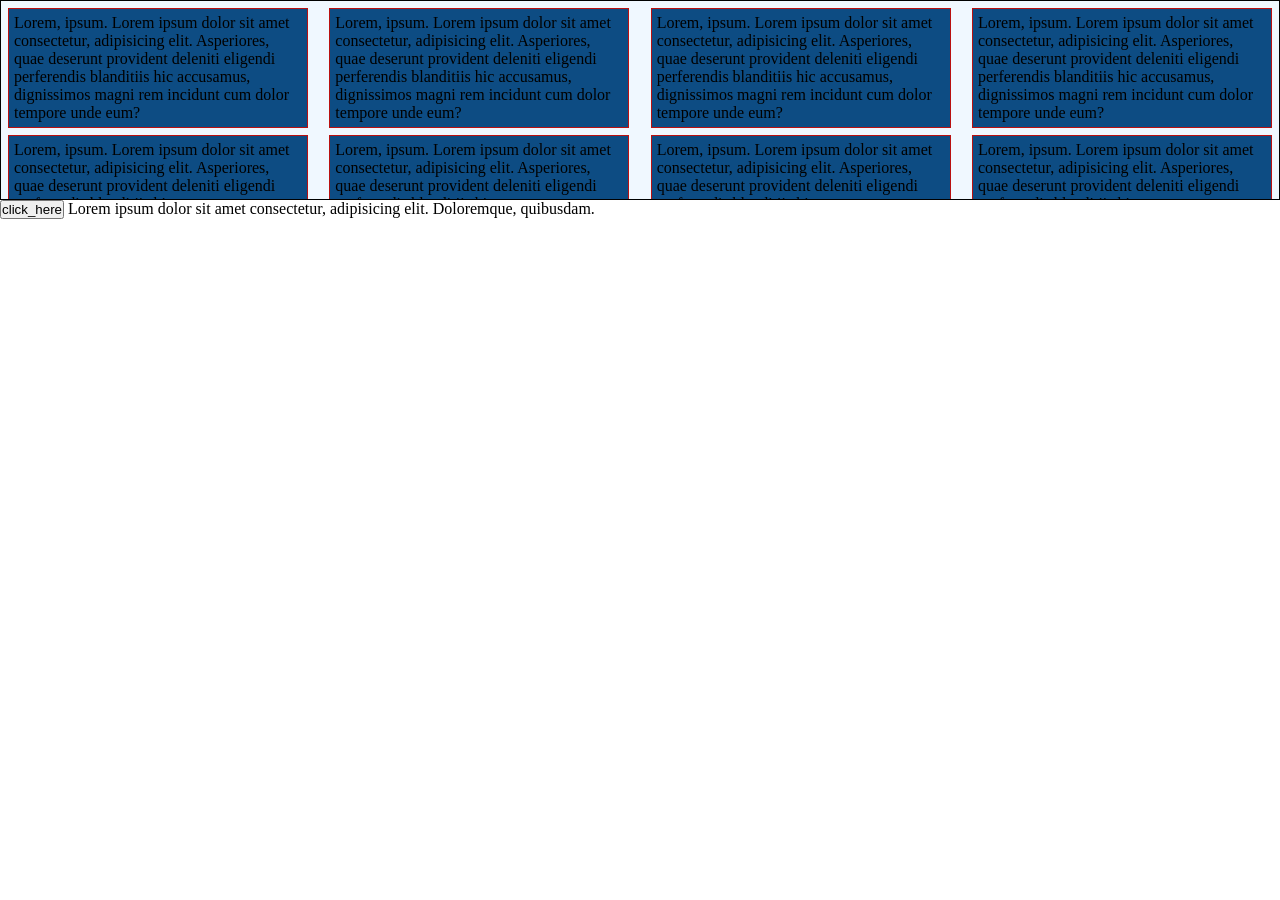
<file: css/index.html>
<!doctype html>
<html lang="en">
  <head>
    <meta charset="UTF-8" />
    <meta name="viewport" content="width=device-width, initial-scale=1.0" />
    <title>Css</title>

    <style>
      @import url("https://fonts.googleapis.com/css2?family=Bitcount+Prop+Single:wght@100..900&display=swap");
    </style>
    <!-- <link rel="preconnect" href="https://fonts.googleapis.com">
<link rel="preconnect" href="https://fonts.gstatic.com" crossorigin>
<link href="https://fonts.googleapis.com/css2?family=Bitcount+Prop+Single:wght@100..900&display=swap" rel="stylesheet"> -->

    <link rel="stylesheet" href="style.css" />
    <!-- <style>
         h1{
            color: blue;    
         }
    </style> -->
  </head>
  <body>
    <!-- <h1 style="color:red" id="header" class="text"> Hello</h1> -->
    <!-- <h1 id="header" class="text">Hello</h1>

    <nav class="navbar">
      <ul class="navbar-pages">
        <li class="navbar-pages-item">Home</li>
        <li class="navbar-pages-item">about</li>
        <li class="navbar-pages-item contact">contact-us</li>
      </ul>
    </nav>
    <a href="google.com" class="link">google</a> -->

    <!-- <p class="text">Lorem, ipsum dolor sit amet consectetur adipisicing elit. Nobis voluptate nesciunt ad laudantium beatae quidem, iure reiciendis perferendis ipsa saepe vel a consequuntur eius earum dolores debitis aspernatur voluptatibus quos.</p>
     <p class="text">Lorem, ipsum dolor sit amet consectetur adipisicing elit. Nobis voluptate nesciunt ad laudantium beatae quidem, iure reiciendis perferendis ipsa saepe vel a consequuntur eius earum dolores debitis aspernatur voluptatibus quos.</p> 

    <span>hello</span> -->
    <!-- <span>hello</span> -->

    <!-- <p class="test">Lorem, ipsum dolor sit amet consectetur adipisicing elit. Nobis voluptate nesciunt ad laudantium beatae quidem, iure reiciendis perferendis ipsa saepe vel a consequuntur eius earum dolores debitis aspernatur voluptatibus quos
      Lorem, ipsum dolor sit amet consectetur adipisicing elit. Nobis voluptate nesciunt ad laudantium beatae quidem, iure reiciendis perferendis ipsa saepe vel a consequuntur eius earum dolores debitis aspernatur voluptatibus quos.</p> 
       <p class="test">Lorem, ipsum dolor sit amet consectetur adipisicing elit. Nobis voluptate nesciunt ad laudantium beatae quidem, iure reiciendis perferendis ipsa saepe vel a consequuntur eius earum dolores debitis aspernatur voluptatibus quos
      Lorem, ipsum dolor sit amet consectetur adipisicing elit. Nobis voluptate nesciunt ad laudantium beatae quidem, iure reiciendis perferendis ipsa saepe vel a consequuntur eius earum dolores debitis aspernatur voluptatibus quos.</p>  -->

    <!-- <nav class="navbar">
       <ul class="navbar-pages">
        <li class="navbar-pages-item">Home</li>
        <li class="navbar-pages-item">about</li>
        <li class="navbar-pages-item contact">contact-us</li>
      </ul>
    </nav> -->

    <!-- <div class="parent">
    
     <div class="B">two</div> 
      <div class="A">one</div>
  </div> -->
    <!-- <div class="C">three</div>
    <div class="D"> four</div>  -->

    <!-- <nav class="nav">
       <ul class="nav-pages">
        <li class="nav-pages-item">Home</li>
        <li class="nav-pages-item">about</li>
        <li class="nav-pages-item contact">contact-us</li>
      </ul>
    </nav>  -->
    <!-- <p>Lorem ipsum dolor sit, amet consectetur adipisicing elit. Et nobis aperiam reprehenderit blanditiis officiis ad commodi, delectus voluptatibus neque optio, voluptas harum dolorum aliquam? Error cumque debitis inventore ipsam praesentium!</p> -->

    <div class="parent">
      <div class="child">
        Lorem, ipsum. Lorem ipsum dolor sit amet consectetur, adipisicing elit.
        Asperiores, quae deserunt provident deleniti eligendi perferendis
        blanditiis hic accusamus, dignissimos magni rem incidunt cum dolor
        tempore unde eum? 
      </div>
      <div class="child">
        Lorem, ipsum. Lorem ipsum dolor sit amet consectetur, adipisicing elit.
        Asperiores, quae deserunt provident deleniti eligendi perferendis
        blanditiis hic accusamus, dignissimos magni rem incidunt cum dolor
        tempore unde eum? 
      </div>
      <div class="child">
        Lorem, ipsum. Lorem ipsum dolor sit amet consectetur, adipisicing elit.
        Asperiores, quae deserunt provident deleniti eligendi perferendis
        blanditiis hic accusamus, dignissimos magni rem incidunt cum dolor
        tempore unde eum? 
      </div>
      <div class="child">
        Lorem, ipsum. Lorem ipsum dolor sit amet consectetur, adipisicing elit.
        Asperiores, quae deserunt provident deleniti eligendi perferendis
        blanditiis hic accusamus, dignissimos magni rem incidunt cum dolor
        tempore unde eum? 
      </div>
      <div class="child">
        Lorem, ipsum. Lorem ipsum dolor sit amet consectetur, adipisicing elit.
        Asperiores, quae deserunt provident deleniti eligendi perferendis
        blanditiis hic accusamus, dignissimos magni rem incidunt cum dolor
        tempore unde eum? 
      </div>
      <div class="child">
        Lorem, ipsum. Lorem ipsum dolor sit amet consectetur, adipisicing elit.
        Asperiores, quae deserunt provident deleniti eligendi perferendis
        blanditiis hic accusamus, dignissimos magni rem incidunt cum dolor
        tempore unde eum? 
      </div>
      <div class="child">
        Lorem, ipsum. Lorem ipsum dolor sit amet consectetur, adipisicing elit.
        Asperiores, quae deserunt provident deleniti eligendi perferendis
        blanditiis hic accusamus, dignissimos magni rem incidunt cum dolor
        tempore unde eum? 
      </div>
      <div class="child">
        Lorem, ipsum. Lorem ipsum dolor sit amet consectetur, adipisicing elit.
        Asperiores, quae deserunt provident deleniti eligendi perferendis
        blanditiis hic accusamus, dignissimos magni rem incidunt cum dolor
        tempore unde eum? 
      </div>
      <div class="child">
        Lorem, ipsum. Lorem ipsum dolor sit amet consectetur, adipisicing elit.
        Asperiores, quae deserunt provident deleniti eligendi perferendis
        blanditiis hic accusamus, dignissimos magni rem incidunt cum dolor
        tempore unde eum? 
      </div>
      <div class="child">
        Lorem, ipsum. Lorem ipsum dolor sit amet consectetur, adipisicing elit.
        Asperiores, quae deserunt provident deleniti eligendi perferendis
        blanditiis hic accusamus, dignissimos magni rem incidunt cum dolor
        tempore unde eum? 
      </div>
      <div class="child">
        Lorem, ipsum. Lorem ipsum dolor sit amet consectetur, adipisicing elit.
        Asperiores, quae deserunt provident deleniti eligendi perferendis
        blanditiis hic accusamus, dignissimos magni rem incidunt cum dolor
        tempore unde eum? 
      </div>
      <div class="child">
        Lorem, ipsum. Lorem ipsum dolor sit amet consectetur, adipisicing elit.
        Asperiores, quae deserunt provident deleniti eligendi perferendis
        blanditiis hic accusamus, dignissimos magni rem incidunt cum dolor
        tempore unde eum? 
      </div>
      <div class="child">
        Lorem, ipsum. Lorem ipsum dolor sit amet consectetur, adipisicing elit.
        Asperiores, quae deserunt provident deleniti eligendi perferendis
        blanditiis hic accusamus, dignissimos magni rem incidunt cum dolor
        tempore unde eum? 
      </div>
      <div class="child">
        Lorem, ipsum. Lorem ipsum dolor sit amet consectetur, adipisicing elit.
        Asperiores, quae deserunt provident deleniti eligendi perferendis
        blanditiis hic accusamus, dignissimos magni rem incidunt cum dolor
        tempore unde eum? 
      </div>
      <div class="child">
        Lorem, ipsum. Lorem ipsum dolor sit amet consectetur, adipisicing elit.
        Asperiores, quae deserunt provident deleniti eligendi perferendis
        blanditiis hic accusamus, dignissimos magni rem incidunt cum dolor
        tempore unde eum? 
      </div>
      <div class="child">
        Lorem, ipsum. Lorem ipsum dolor sit amet consectetur, adipisicing elit.
        Asperiores, quae deserunt provident deleniti eligendi perferendis
        blanditiis hic accusamus, dignissimos magni rem incidunt cum dolor
        tempore unde eum? 
      </div>
      <div class="child">
        Lorem, ipsum. Lorem ipsum dolor sit amet consectetur, adipisicing elit.
        Asperiores, quae deserunt provident deleniti eligendi perferendis
        blanditiis hic accusamus, dignissimos magni rem incidunt cum dolor
        tempore unde eum? 
      </div>
      <div class="child">
        Lorem, ipsum. Lorem ipsum dolor sit amet consectetur, adipisicing elit.
        Asperiores, quae deserunt provident deleniti eligendi perferendis
        blanditiis hic accusamus, dignissimos magni rem incidunt cum dolor
        tempore unde eum? 
      </div>
    </div>
    <div>
      <button>click_here</button>
      Lorem ipsum dolor sit amet consectetur, adipisicing elit. Doloremque,
      quibusdam.
    </div>
  </body>
</html>
</file>
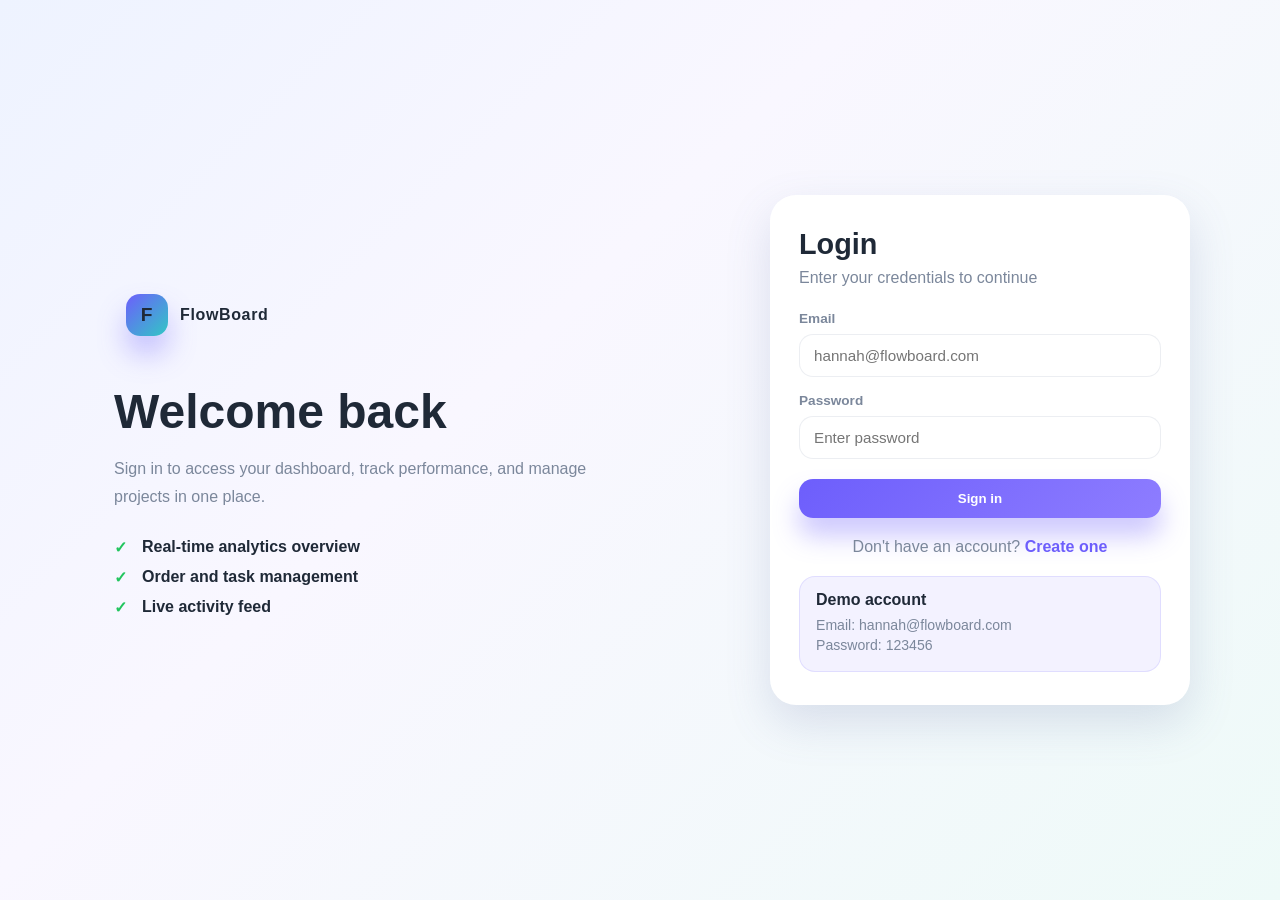
<file: gen_ai/Day2/index.html>
<!doctype html>
<html lang="en">
  <head>
    <meta charset="UTF-8" />
    <meta name="viewport" content="width=device-width, initial-scale=1.0" />
    <title>Modern Dashboard</title>
    <link rel="stylesheet" href="style.css" />
  </head>
  <body>
    <div class="dashboard">
      <aside class="sidebar">
        <div class="brand">
          <div class="brand-mark">F</div>
          <span>FlowBoard</span>
        </div>

        <nav class="nav">
          <a class="nav-item active" href="#">
            <span class="nav-icon">⌂</span>
            Overview
          </a>
          <a class="nav-item" href="#">
            <span class="nav-icon">◫</span>
            Analytics
          </a>
          <a class="nav-item" href="#">
            <span class="nav-icon">◌</span>
            Wallets
          </a>
          <a class="nav-item" href="#">
            <span class="nav-icon">✓</span>
            Projects
          </a>
          <a class="nav-item" href="#">
            <span class="nav-icon">☰</span>
            Reports
          </a>
          <a class="nav-item" href="#">
            <span class="nav-icon">⚙</span>
            Settings
          </a>
        </nav>

        <div class="profile-card">
          <div class="mini-avatar">HS</div>
          <h4>Hannah Stone</h4>
          <p>Product designer</p>
        </div>
      </aside>

      <main class="main">
        <header class="topbar">
          <div class="title">
            <h1>Dashboard</h1>
            <p>Welcome back, Hannah</p>
          </div>

          <div class="toolbar">
            <div class="search">
              <span>⌕</span>
              <input id="search-input" type="text" placeholder="Search anything" />
            </div>
            <button id="add-report-btn" class="action-btn" type="button">+ Add Report</button>
            <button id="logout-btn" class="logout-btn" type="button">Logout</button>
            <div class="user-pill">
              <div class="avatar">H</div>
              <div>
                <strong>Hannah</strong>
              </div>
            </div>
          </div>
        </header>

        <section id="stats-container" class="stats"></section>

        <section class="grid">
          <div class="left-stack">
            <article class="card chart-panel">
              <div class="panel-header">
                <h2>Sales Overview</h2>
                <span id="chart-period" class="chip">This year</span>
              </div>

              <div class="chart-wrap">
                <div class="chart-grid">
                  <svg
                    id="sales-chart"
                    class="chart-svg"
                    viewBox="0 0 700 220"
                    preserveAspectRatio="none"
                    aria-label="sales chart"
                  ></svg>
                </div>
              </div>
            </article>

            <article class="card table-card">
              <div class="panel-header">
                <h2>Recent Orders</h2>
                <span class="chip">Updated</span>
              </div>

              <table>
                <thead>
                  <tr>
                    <th>Customer</th>
                    <th>Project</th>
                    <th>Date</th>
                    <th>Status</th>
                    <th>Total</th>
                  </tr>
                </thead>
                <tbody id="orders-body"></tbody>
              </table>
            </article>
          </div>

          <div class="side-stack">
            <article class="card performance-card">
              <div class="panel-header">
                <h2>Performance</h2>
                <span id="performance-chip" class="chip">62%</span>
              </div>

              <div class="ring-wrap">
                <div id="performance-ring" class="ring"><span>62%</span></div>
              </div>

              <div class="legend">
                <div class="legend-item">
                  <span class="dot primary"></span> Achieved
                </div>
                <div class="legend-item">
                  <span class="dot secondary"></span> Target
                </div>
              </div>
            </article>

            <article class="card task-card">
              <div class="panel-header">
                <h2>To do</h2>
                <span id="task-count" class="chip">3 tasks</span>
              </div>

              <ul id="task-list" class="task-list"></ul>
            </article>

            <article class="card activities-card">
              <div class="panel-header">
                <h2>Activities</h2>
                <span class="chip">Live</span>
              </div>

              <ul id="activity-list" class="activity-list"></ul>
            </article>
          </div>
        </section>

        <article class="card bars-panel">
          <div class="panel-header">
            <h2>Monthly Growth</h2>
            <span id="growth-chip" class="chip">+18.5%</span>
          </div>

          <div id="bars-container" class="bars"></div>
        </article>
      </main>
    </div>

    <script src="auth.js"></script>
    <script src="dashboard.js"></script>
  </body>
</html>
</file>
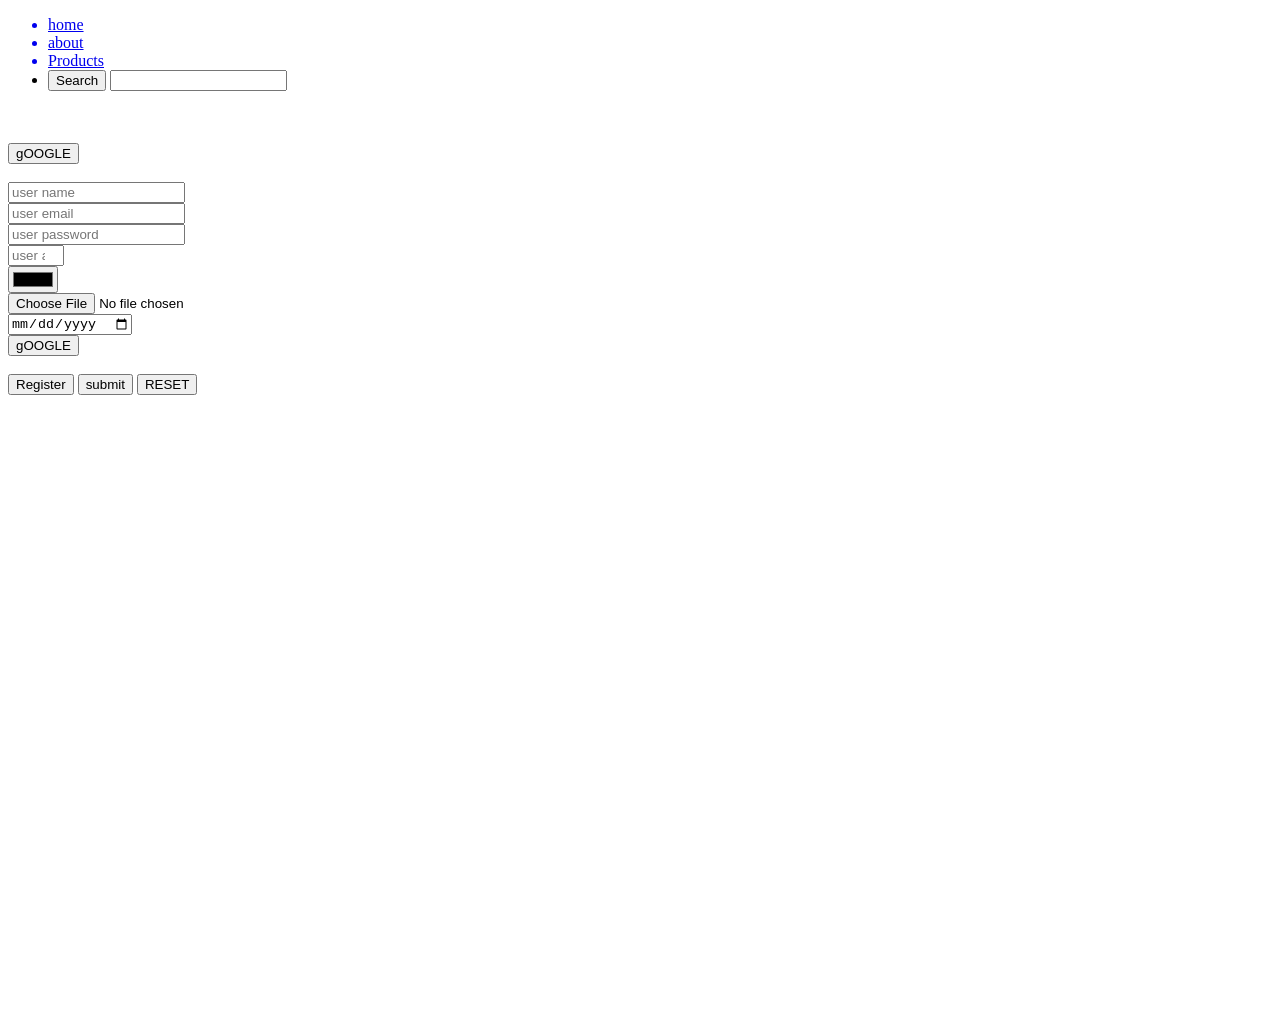
<file: html/demo/index.html>
<!DOCTYPE html>
<html lang="en">

<head>
    <meta charset="UTF-8">
    <meta name="viewport" content="width=device-width, initial-scale=1.0">
    <title>html</title>
</head>
<style>
    body {
        height: 1000px;
    }
</style>

<body>

    <!-- <h1>ITI</h1>
<h2>ITI</h2>
<h3>ITI</h3>
<h4>ITI</h4>
<h5>ITI</h5>
<h6>ITI</h6>

<p>     <center> html</center> 
    Lorem ipsum  <del>35$ </del>dolor  ,hjhjhjhjl <br>      
    sit amet <mark> consectetur  </mark>adipisicing  &nbsp; &nbsp; &nbsp; &nbsp; &nbsp; elit. <b>Sapiente</b>  dicta cumque similique numquam deleniti necessitatibus cupiditate iure, <u>eritatis</u> v ipsa omnis atque sunt officiis? Nobis ea asperiores fugit error velit eos?
 </p>
<hr>
<pre> Lorem ipsum dolor       
    sit amet consectetur adipisicing elit. Sapiente dicta cumque similique numquam deleniti necessitatibus cupiditate iure, veritatis ipsa omnis atque sunt officiis? Nobis ea asperiores fugit error velit eos?
 </pre>
<br>
<img src="../imgaes/extensions/live_server.png" alt="Extension  live server" title="live serve" width="50px" height="50px">
<img src="../imgaes/extensions/live_server.png" alt="Extension  live server" title="live serve" width="50px" height="50px">
<img src="../imgaes/extensions/live_server.png" alt="Extension  live server" title="live serve" width="50px" height="50px">

<br>

<a href="https://google.com" target="_blank">Google</a>
<a href="./about.html">about</a>

<br>

<ol type="I">
    <li>
        Html
    </li>
    <li>Css</li>
    <li>Js</li>
</ol>



<ul type="square">
    <li>Laravel</li>
    <li>MySql</li>
</ul>



<ul>
    <li>   FrontEnd
        <ol>
            <li>HTML</li>
            <li>CSS</li>

        </ol>
    </li>

    <li> Back End
        <ol>
            <li>PHP</li>
            <li>Laravel</li>
        </ol>

    </li>
</ul>


<dl>
  <dt>Coffee</dt>
  <dd>- black hot drink</dd>
  <dt>Milk</dt>
  <dd>- white cold drink</dd>
</dl>



<table border="1">
    <thead>
<tr>
    <th>Id</th>
    <th>Name</th>
    <th>Email</th>
</tr>
    </thead>
    <tbody>
<tr>
    <td>1</td>
    <td>iti</td>
    <td>iti@gamil.com</td>
</tr>
<tr>

     <td>2</td>
    <td>iti</td>
    <td>iti@gamil.com</td>
</tr>
    </tbody>
</table> -->

    <nav>
        <ul>
            <a href="./index.html">
                <li>home</li>
            </a>
            <a href="./about.html">
                <li>about</li>
            </a>
            <a href="index.html">
                <li>Products</li>
            </a>


            <li><button>Search</button> <input type="search" name="" id=""></li>
        </ul>


    </nav>
    <br>
    <br>
    <a href="httpS://GOOGLE.COM" type="submit">
        <button>gOOGLE</button>
    </a>
    <br>
    <br>
    <form action="about.html" method="post" class="" name="">

        <input type="text" name="userName" id="" minlength="3" maxlength="8" required placeholder="user name">
        <br>
        <input type="email" name="userEmail" id="" required placeholder="user email">
        <br>
        <input type="password" name="userPassword" id="" required placeholder="user password">
        <br>
        <input type="number" name="userAge" id="" required placeholder="user age" min="1" max="100">
        <br>
        <input type="color" name="User Color" id="" required placeholder="user color">
        <br>
        <input type="file" name="User Cv" id="">
        <br>
        <input type="date" name="BD" id="" required placeholder="date">
        <br>

        <a href="httpS://GOOGLE.COM" type="submit">
            <button>gOOGLE</button>
        </a>
        <BR></BR>
        <button type="button">Register</button>
        <button type="submit">submit</button>
        <button type="reset">RESET</button>
    </form>
</body>

</html>
</file>
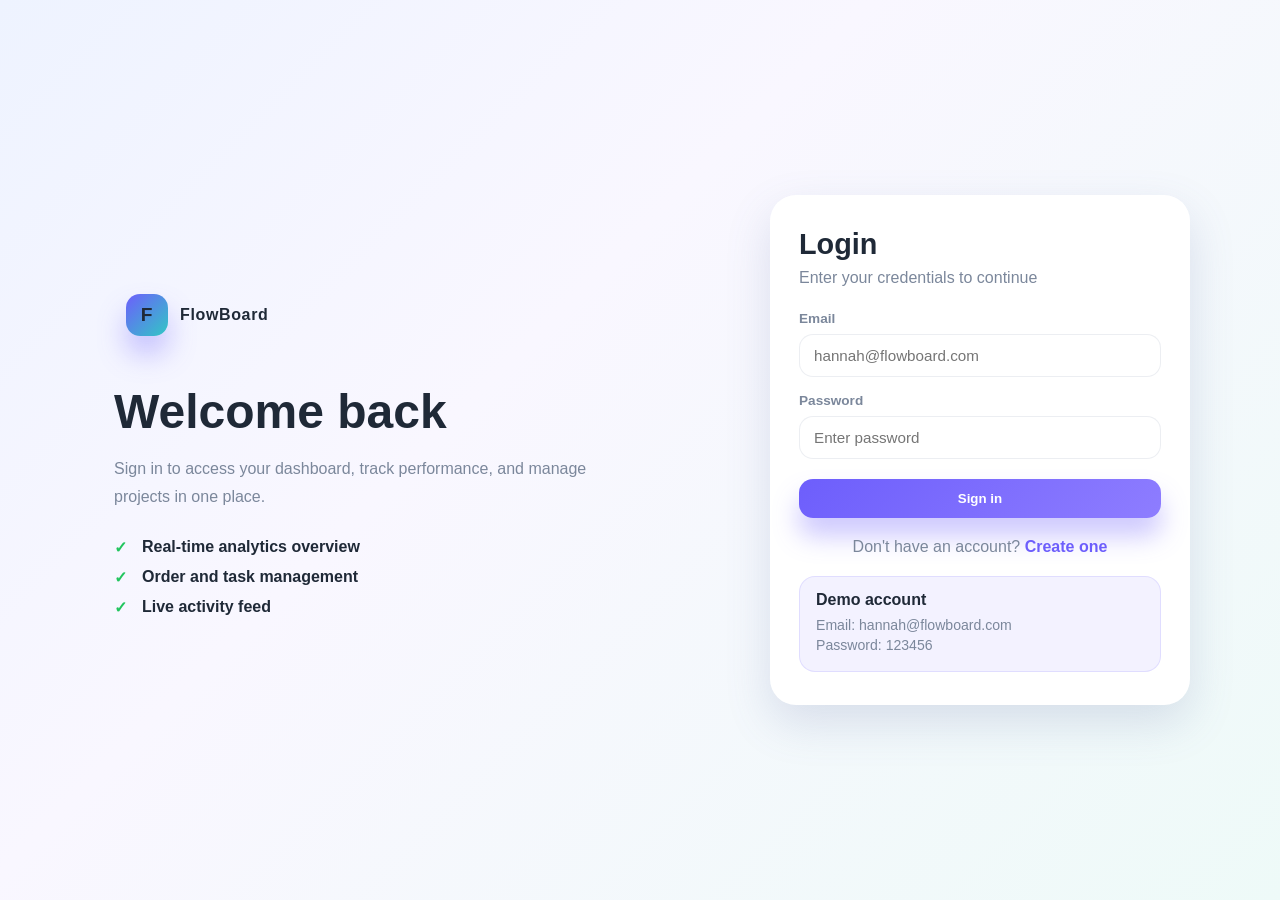
<file: gen_ai/Day2/login.html>
<!doctype html>
<html lang="en">
  <head>
    <meta charset="UTF-8" />
    <meta name="viewport" content="width=device-width, initial-scale=1.0" />
    <title>Login | FlowBoard</title>
    <link rel="stylesheet" href="style.css" />
  </head>
  <body class="auth-page">
    <div class="auth-layout">
      <section class="auth-showcase">
        <div class="brand auth-brand">
          <div class="brand-mark">F</div>
          <span>FlowBoard</span>
        </div>
        <h1>Welcome back</h1>
        <p>Sign in to access your dashboard, track performance, and manage projects in one place.</p>

        <ul class="auth-features">
          <li>Real-time analytics overview</li>
          <li>Order and task management</li>
          <li>Live activity feed</li>
        </ul>
      </section>

      <section class="auth-card card">
        <div class="auth-card-header">
          <h2>Login</h2>
          <p>Enter your credentials to continue</p>
        </div>

        <form id="login-form" class="auth-form">
          <div class="form-group">
            <label for="email">Email</label>
            <input id="email" name="email" type="email" placeholder="hannah@flowboard.com" required />
          </div>

          <div class="form-group">
            <label for="password">Password</label>
            <input id="password" name="password" type="password" placeholder="Enter password" required />
          </div>

          <div id="login-message" class="form-message" hidden></div>

          <button class="action-btn auth-submit" type="submit">Sign in</button>
        </form>

        <p class="auth-switch">
          Don't have an account?
          <a href="register.html">Create one</a>
        </p>

        <div class="demo-box">
          <strong>Demo account</strong>
          <p>Email: hannah@flowboard.com</p>
          <p>Password: 123456</p>
        </div>
      </section>
    </div>

    <script src="auth.js"></script>
    <script>
      redirectIfAuthenticated();

      const form = document.getElementById("login-form");
      const message = document.getElementById("login-message");

      form.addEventListener("submit", async (event) => {
        event.preventDefault();
        showFormMessage(message, "");

        const email = form.email.value.trim();
        const password = form.password.value;
        const submitBtn = form.querySelector("button[type='submit']");

        submitBtn.disabled = true;
        submitBtn.textContent = "Signing in...";

        try {
          const result = await login(email, password);

          if (!result.success) {
            showFormMessage(message, result.message, "error");
            return;
          }

          showFormMessage(message, "Login successful. Redirecting...", "success");
          window.location.href = "index.html";
        } catch {
          showFormMessage(message, "Could not load app data. Use a local server.", "error");
        } finally {
          submitBtn.disabled = false;
          submitBtn.textContent = "Sign in";
        }
      });
    </script>
  </body>
</html>
</file>
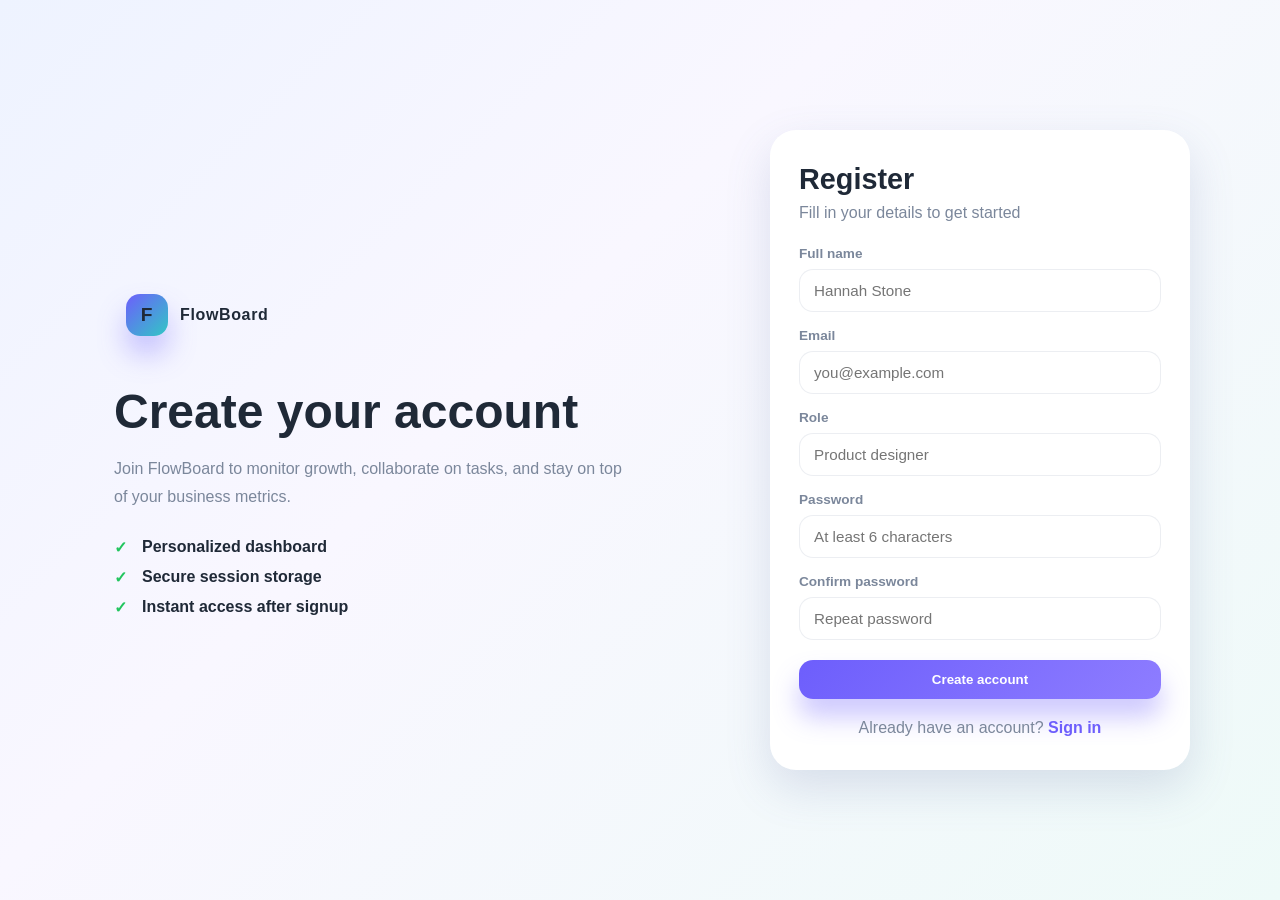
<file: gen_ai/Day2/register.html>
<!doctype html>
<html lang="en">
  <head>
    <meta charset="UTF-8" />
    <meta name="viewport" content="width=device-width, initial-scale=1.0" />
    <title>Register | FlowBoard</title>
    <link rel="stylesheet" href="style.css" />
  </head>
  <body class="auth-page">
    <div class="auth-layout">
      <section class="auth-showcase">
        <div class="brand auth-brand">
          <div class="brand-mark">F</div>
          <span>FlowBoard</span>
        </div>
        <h1>Create your account</h1>
        <p>Join FlowBoard to monitor growth, collaborate on tasks, and stay on top of your business metrics.</p>

        <ul class="auth-features">
          <li>Personalized dashboard</li>
          <li>Secure session storage</li>
          <li>Instant access after signup</li>
        </ul>
      </section>

      <section class="auth-card card">
        <div class="auth-card-header">
          <h2>Register</h2>
          <p>Fill in your details to get started</p>
        </div>

        <form id="register-form" class="auth-form">
          <div class="form-group">
            <label for="name">Full name</label>
            <input id="name" name="name" type="text" placeholder="Hannah Stone" required />
          </div>

          <div class="form-group">
            <label for="email">Email</label>
            <input id="email" name="email" type="email" placeholder="you@example.com" required />
          </div>

          <div class="form-group">
            <label for="role">Role</label>
            <input id="role" name="role" type="text" placeholder="Product designer" />
          </div>

          <div class="form-group">
            <label for="password">Password</label>
            <input id="password" name="password" type="password" placeholder="At least 6 characters" required />
          </div>

          <div class="form-group">
            <label for="confirmPassword">Confirm password</label>
            <input
              id="confirmPassword"
              name="confirmPassword"
              type="password"
              placeholder="Repeat password"
              required
            />
          </div>

          <div id="register-message" class="form-message" hidden></div>

          <button class="action-btn auth-submit" type="submit">Create account</button>
        </form>

        <p class="auth-switch">
          Already have an account?
          <a href="login.html">Sign in</a>
        </p>
      </section>
    </div>

    <script src="auth.js"></script>
    <script>
      redirectIfAuthenticated();

      const form = document.getElementById("register-form");
      const message = document.getElementById("register-message");

      form.addEventListener("submit", async (event) => {
        event.preventDefault();
        showFormMessage(message, "");

        const submitBtn = form.querySelector("button[type='submit']");
        submitBtn.disabled = true;
        submitBtn.textContent = "Creating account...";

        try {
          const result = await register({
            name: form.name.value,
            email: form.email.value,
            role: form.role.value,
            password: form.password.value,
            confirmPassword: form.confirmPassword.value,
          });

          if (!result.success) {
            showFormMessage(message, result.message, "error");
            return;
          }

          showFormMessage(message, "Account created. Redirecting...", "success");
          window.location.href = "index.html";
        } catch {
          showFormMessage(message, "Could not load app data. Use a local server.", "error");
        } finally {
          submitBtn.disabled = false;
          submitBtn.textContent = "Create account";
        }
      });
    </script>
  </body>
</html>
</file>
<file: css/style.css>
/* @import url('https://fonts.googleapis.com/css2?family=Bitcount+Prop+Single:wght@100..900&display=swap'); */

* {

    padding: 0;
    margin: 0;
    box-sizing: border-box;
}


.navbar {
    /* width: 1000px;
    height: 1000px; */
    padding: 5px;
    margin: 10px;
    border: 1px solid gray;
    font-size: 12px;
    text-align: center;

    /* background-image: url('../html/imgaes/demo/photo-1442512595331-e89e73853f31\ \(3\).jfif');
    background-size: auto; 
    background-repeat: repeat;
    background-position: center; */
}

/* html{
    font-size: 10px;
} */
/* :root{
    font-size: 13px;
} */
.navbar-pages-item {
    color: rgb(145, 58, 58);
    /*font-size: 50%;
  */
    /*font-size: 2em;
  */
    /*font-size: 2rem;
  */
    font-family: 'Franklin Gothic Medium', 'Arial Narrow', Arial, sans-serif;
    /*font-family:"Bitcount Prop Single", system-ui;
  */
    /* font-weight: bold;
    font-style: italic;
    text-align: left; */
    /*text-decoration: dotted;
  */
    /* text-transform: capitalize; */
    /* text-decoration-line:line-through ;
  -moz-text-decoration-line:line-through ; */
    /* text-decoration-color: blue; 
  -moz-text-decoration-color: blue; */

    text-decoration: none;
    display: inline-block;
    margin-left: 20px;
    /* background-color: burlywood; */
}

a {
    text-decoration: line-through;
    color: black;
}

/* .contact{
    background-color: rgb(255, 144, 9);
    color: rgba(202, 202, 231, 0.856);

    font-size: 12px;
} */



.text {
    font-family: Impact, Haettenschweiler, 'Arial Narrow Bold', sans-serif;
    width: 200px;
    height: 200px;
    border: 5px;
    border-radius: 50%;

    /*border-radius: 15px 45px 70px 90px;
    */
    /*border-style: dashed;
    */
    border-style: solid;
    border-color: red;
    /*overflow: hidden;
    */
    /*overflow:scroll;
    */
    padding: 20px;
    margin: 15px;
    /*-webkit-border-radius: 15px 45px 70px 90px;
    -moz-border-radius: 50%;
    -ms-border-radius: 50%;
    -o-border-radius: 50%;
    -webkit-border-radius: 50%;
} */
}

/* span{
    color: red;
    border: 1px solid black;
    /* margin-to
    p: 20px;
     
     margin: 200px;

     padding: 20px;
} */

/* content-box : 200 + 1+1 + 5+5=212 */
/* border-box : 200 */

.test {
    display: inline-block;
    width: 200px;
    height: 200px;
    border: 1px solid red;
    padding: 5px;
    margin: 20px;
    box-sizing: border-box;
    overflow: hidden;
}

/* body {
    height: 1000px;
}

div {
    border: 1px solid black;
    /* margin: 10px; 
    width: 200px;
    height: 200px;
    padding: 5px;
    text-align: center; 
}
*/
/* .parent {
    width: 400px;
    height: 500px;
    text-align: center;
    position: relative;

} */

/* .A {
    background-color: brown; */
/* position: sticky; */
/* top: 10px; */
/* position: absolute; */
/* top: 0; */
/* top:0; */
/* right: 0; */

/* left: 0; */

/* } */

/* .A:hover {
    background-color: blue;
    border-radius: 50%;
    color: aliceblue;
    text-align: center;
} */

/* .B {
    background-color: rgb(100, 80, 80); */

/*position: absolute;
    */
/* } */

/* .B {
    background-color: rgb(100, 80, 80);

}

.C {
    background-color: rgb(42, 165, 97);

}

.D {
    background-color: rgb(117, 70, 204);

} */



/* .float-nav{
    /* float: right; */

/* } */

/* .float-nav-pages-item{
  float:left;
  margin: 10px;
  text-align: center; */
/* text-decoration: none; */
/* list-style: none;

} */
/* .clear{
    clear:both
}  */



/* .nav-pages {
    /* display: flex;
    list-style: none;
    justify-content: center;
    align-items: center; 

} 
    */

div.parent {
    display: flex;
    width: 100%;
    justify-content: space-between;
    background-color: aliceblue;
    border: 1px solid black;
    padding: 5px;
    flex-wrap: wrap;
    height: 200px;
    overflow: scroll;
    gap:3px;

}

div.child {
    width: 300px;
    background-color: rgb(13, 76, 131);
    border: 1px solid rgb(185, 17, 17);
    padding: 5px;
    margin: 2px;
}
</file>
<file: gen_ai/Day2/style.css>
:root {
        --bg: #f4f7ff;
        --sidebar: #121a2d;
        --card: rgba(255, 255, 255, 0.78);
        --card-strong: #ffffff;
        --primary: #6d5efc;
        --primary-2: #31c7c5;
        --accent: #ff8c6b;
        --text: #1f2937;
        --muted: #7b879b;
        --line: rgba(148, 163, 184, 0.18);
        --success: #22c55e;
        --warning: #f59e0b;
        --danger: #ef4444;
        --shadow: 0 18px 45px rgba(90, 103, 160, 0.18);
      }

      * {
        box-sizing: border-box;
      }

      body {
        margin: 0;
        font-family: "Segoe UI", Tahoma, Geneva, Verdana, sans-serif;
        background: linear-gradient(
          135deg,
          #eef3ff 0%,
          #f9f7ff 40%,
          #eefaf8 100%
        );
        color: var(--text);
      }

      .dashboard {
        display: grid;
        grid-template-columns: 260px 1fr;
        min-height: 100vh;
        gap: 24px;
        padding: 28px;
      }

      .sidebar {
        background: linear-gradient(180deg, #101a2d 0%, #1a2542 100%);
        color: #edf3ff;
        border-radius: 28px;
        padding: 26px 18px;
        box-shadow: var(--shadow);
      }

      .brand {
        display: flex;
        align-items: center;
        gap: 12px;
        padding: 10px 12px 24px;
        font-weight: 700;
        letter-spacing: 0.04em;
      }

      .brand-mark {
        width: 42px;
        height: 42px;
        border-radius: 14px;
        background: linear-gradient(135deg, var(--primary), var(--primary-2));
        display: grid;
        place-items: center;
        font-size: 1.2rem;
        box-shadow: 0 18px 28px rgba(109, 94, 252, 0.35);
      }

      .nav {
        display: grid;
        gap: 8px;
        margin-top: 14px;
      }

      .nav-item {
        display: flex;
        align-items: center;
        gap: 12px;
        padding: 12px 14px;
        border-radius: 14px;
        color: rgba(255, 255, 255, 0.74);
        text-decoration: none;
        font-weight: 600;
        transition: 0.2s ease;
      }

      .nav-item:hover,
      .nav-item.active {
        background: rgba(255, 255, 255, 0.08);
        color: #ffffff;
      }

      .nav-icon {
        width: 32px;
        height: 32px;
        border-radius: 10px;
        display: grid;
        place-items: center;
        background: rgba(255, 255, 255, 0.08);
        font-size: 0.9rem;
      }

      .profile-card {
        margin-top: 26px;
        padding: 18px 14px;
        border-radius: 18px;
        background: rgba(255, 255, 255, 0.04);
        border: 1px solid rgba(255, 255, 255, 0.08);
      }

      .mini-avatar {
        width: 52px;
        height: 52px;
        border-radius: 16px;
        background: linear-gradient(135deg, #ffb38a, #ff7d7d);
        display: grid;
        place-items: center;
        font-weight: 700;
        margin-bottom: 12px;
      }

      .profile-card h4 {
        margin: 0;
        font-size: 1rem;
      }

      .profile-card p {
        margin: 8px 0 0;
        color: rgba(255, 255, 255, 0.6);
        font-size: 0.8rem;
      }

      .main {
        display: grid;
        gap: 24px;
      }

      .topbar {
        display: flex;
        align-items: center;
        justify-content: space-between;
        gap: 20px;
        padding: 16px 10px 0;
      }

      .title h1 {
        margin: 0;
        font-size: clamp(1.8rem, 2vw, 2.6rem);
      }

      .title p {
        margin: 8px 0 0;
        color: var(--muted);
      }

      .toolbar {
        display: flex;
        align-items: center;
        gap: 14px;
      }

      .search {
        display: flex;
        align-items: center;
        gap: 10px;
        padding: 12px 16px;
        border-radius: 14px;
        background: rgba(255, 255, 255, 0.65);
        border: 1px solid var(--line);
        min-width: 250px;
      }

      .search input {
        border: none;
        background: transparent;
        outline: none;
        width: 100%;
        color: var(--text);
        font-size: 0.95rem;
      }

      .action-btn {
        border: none;
        background: linear-gradient(135deg, var(--primary), #8e7dff);
        color: white;
        padding: 12px 18px;
        border-radius: 14px;
        font-weight: 700;
        cursor: pointer;
        box-shadow: 0 18px 26px rgba(109, 94, 252, 0.34);
      }

      .user-pill {
        display: flex;
        align-items: center;
        gap: 12px;
        padding: 8px 12px 8px 8px;
        border-radius: 16px;
        background: rgba(255, 255, 255, 0.7);
        border: 1px solid var(--line);
      }

      .avatar {
        width: 42px;
        height: 42px;
        border-radius: 14px;
        background: linear-gradient(135deg, #f9c784, #f38ba8);
        display: grid;
        place-items: center;
        font-weight: 700;
        color: #fff;
      }

      .grid {
        display: grid;
        grid-template-columns: 1.5fr 0.9fr;
        gap: 24px;
      }

      .card {
        background: var(--card);
        border: 1px solid rgba(255, 255, 255, 0.5);
        backdrop-filter: blur(18px);
        -webkit-backdrop-filter: blur(18px);
        border-radius: 26px;
        box-shadow: var(--shadow);
      }

      .stats {
        display: grid;
        grid-template-columns: repeat(4, minmax(0, 1fr));
        gap: 20px;
      }

      .stat-card {
        padding: 20px;
        position: relative;
        overflow: hidden;
      }

      .stat-card::before {
        content: "";
        position: absolute;
        inset: 0 auto auto 0;
        width: 72px;
        height: 72px;
        background: rgba(109, 94, 252, 0.08);
        border-radius: 0 0 100% 0;
      }

      .stat-top {
        display: flex;
        justify-content: space-between;
        align-items: center;
        position: relative;
        z-index: 1;
      }

      .stat-icon {
        width: 44px;
        height: 44px;
        border-radius: 14px;
        display: grid;
        place-items: center;
        font-size: 1.1rem;
        background: rgba(109, 94, 252, 0.12);
        color: var(--primary);
      }

      .stat-card:nth-child(2) .stat-icon {
        background: rgba(49, 199, 197, 0.12);
        color: var(--primary-2);
      }

      .stat-card:nth-child(3) .stat-icon {
        background: rgba(255, 140, 107, 0.12);
        color: var(--accent);
      }

      .stat-card:nth-child(4) .stat-icon {
        background: rgba(34, 197, 94, 0.12);
        color: var(--success);
      }

      .stat-card h3 {
        margin: 18px 0 8px;
        font-size: 0.8rem;
        color: var(--muted);
        letter-spacing: 0.04em;
        text-transform: uppercase;
        position: relative;
        z-index: 1;
      }

      .stat-card .value {
        position: relative;
        z-index: 1;
        font-size: clamp(1.7rem, 2vw, 2.3rem);
        font-weight: 800;
      }

      .trend {
        margin-top: 10px;
        display: inline-flex;
        align-items: center;
        gap: 10px;
        font-size: 0.8rem;
        padding: 8px 10px;
        border-radius: 999px;
        position: relative;
        z-index: 1;
      }

      .trend.up {
        background: rgba(34, 197, 94, 0.12);
        color: var(--success);
      }

      .trend.down {
        background: rgba(239, 68, 68, 0.1);
        color: var(--danger);
      }

      .chart-panel {
        padding: 24px;
      }

      .panel-header {
        display: flex;
        justify-content: space-between;
        align-items: center;
        margin-bottom: 22px;
      }

      .panel-header h2 {
        margin: 0;
        font-size: 1.25rem;
      }

      .chip {
        display: inline-flex;
        align-items: center;
        gap: 8px;
        padding: 8px 12px;
        border-radius: 999px;
        background: rgba(109, 94, 252, 0.1);
        color: var(--primary);
        font-weight: 600;
        font-size: 0.8rem;
      }

      .chart-wrap {
        height: 220px;
        padding-top: 10px;
      }

      .chart-grid {
        position: relative;
        height: 100%;
        border-radius: 18px;
        background: linear-gradient(
          to top,
          rgba(109, 94, 252, 0.04),
          rgba(49, 199, 197, 0.04)
        );
        overflow: hidden;
      }

      .chart-grid::before,
      .chart-grid::after {
        content: "";
        position: absolute;
        inset: 0;
        background-image:
          linear-gradient(rgba(148, 163, 184, 0.12) 1px, transparent 1px),
          linear-gradient(90deg, rgba(148, 163, 184, 0.12) 1px, transparent 1px);
        background-size: 44px 44px;
      }

      .chart-svg {
        position: absolute;
        inset: 0;
        width: 100%;
        height: 100%;
      }

      .bars-panel {
        padding: 24px;
      }

      .bars {
        display: grid;
        grid-template-columns: repeat(6, minmax(0, 1fr));
        justify-items: center;
        align-items: end;
        height: 220px;
        gap: 14px;
        margin-top: 16px;
      }

      .bar-col {
        width: 100%;
        display: flex;
        flex-direction: column;
        align-items: center;
        justify-content: end;
        gap: 10px;
        height: 100%;
      }

      .bar {
        width: 100%;
        max-width: 30px;
        min-height: 20px;
        border-radius: 14px 14px 8px 8px;
        background: linear-gradient(180deg, var(--primary) 0%, #a294ff 100%);
        box-shadow: 0 12px 18px rgba(109, 94, 252, 0.24);
      }

      .bar:nth-child(2n) {
        background: linear-gradient(180deg, var(--primary-2) 0%, #6ae8de 100%);
      }

      .bar-col span {
        color: var(--muted);
        font-size: 0.75rem;
        font-weight: 600;
      }

      .side-stack {
        display: grid;
        gap: 24px;
      }

      .performance-card,
      .task-card,
      .activities-card,
      .team-card {
        padding: 24px;
      }

      .ring-wrap {
        display: flex;
        align-items: center;
        justify-content: center;
        margin: 18px 0 10px;
      }

      .ring {
        width: 150px;
        height: 150px;
        border-radius: 50%;
        background: conic-gradient(var(--primary) 0 62%, #e9ecff 62% 100%);
        position: relative;
        display: grid;
        place-items: center;
      }

      .ring::before {
        content: "";
        position: absolute;
        inset: 18px;
        background: white;
        border-radius: 50%;
      }

      .ring span {
        position: relative;
        z-index: 1;
        font-size: 2rem;
        font-weight: 800;
      }

      .legend {
        display: flex;
        justify-content: space-between;
        gap: 16px;
        margin-top: 14px;
        color: var(--muted);
        font-size: 0.86rem;
      }

      .legend-item {
        display: flex;
        align-items: center;
        gap: 8px;
      }

      .dot {
        width: 12px;
        height: 12px;
        border-radius: 50%;
      }

      .dot.primary {
        background: var(--primary);
      }
      .dot.secondary {
        background: #e9ecff;
      }

      .task-list {
        list-style: none;
        padding: 0;
        margin: 22px 0 0;
        display: grid;
        gap: 16px;
      }

      .task-item {
        display: flex;
        align-items: center;
        justify-content: space-between;
        gap: 14px;
        padding: 12px 14px;
        border-radius: 16px;
        background: rgba(109, 94, 252, 0.04);
      }

      .task-main {
        display: flex;
        align-items: center;
        gap: 12px;
      }

      .check {
        width: 24px;
        height: 24px;
        border-radius: 8px;
        display: grid;
        place-items: center;
        background: rgba(148, 163, 184, 0.18);
        color: transparent;
        font-weight: 700;
        border: none;
        cursor: pointer;
        transition: 0.2s ease;
      }

      .check.done {
        background: rgba(34, 197, 94, 0.18);
        color: var(--success);
      }

      .task-item.completed {
        opacity: 0.62;
      }

      .task-item.completed strong {
        text-decoration: line-through;
      }

      .task-item small {
        display: block;
        color: var(--muted);
        margin-top: 5px;
      }

      .badge {
        border-radius: 999px;
        padding: 7px 10px;
        font-size: 0.75rem;
        font-weight: 700;
      }

      .badge.warning {
        background: rgba(245, 158, 11, 0.14);
        color: var(--warning);
      }

      .badge.info {
        background: rgba(109, 94, 252, 0.12);
        color: var(--primary);
      }

      .activity-list {
        list-style: none;
        margin: 18px 0 0;
        padding: 0;
        display: grid;
        gap: 14px;
      }

      .activity-item {
        display: flex;
        align-items: center;
        gap: 12px;
      }

      .activity-icon {
        width: 42px;
        height: 42px;
        border-radius: 12px;
        display: grid;
        place-items: center;
        font-size: 0.9rem;
      }

      .activity-item:nth-child(1) .activity-icon {
        background: rgba(109, 94, 252, 0.12);
        color: var(--primary);
      }
      .activity-item:nth-child(2) .activity-icon {
        background: rgba(49, 199, 197, 0.12);
        color: var(--primary-2);
      }
      .activity-item:nth-child(3) .activity-icon {
        background: rgba(255, 140, 107, 0.12);
        color: var(--accent);
      }

      .activity-item p {
        margin: 0;
        font-weight: 600;
      }

      .activity-item small {
        display: block;
        margin-top: 4px;
        color: var(--muted);
      }

      .table-card {
        padding: 24px;
      }

      table {
        width: 100%;
        border-collapse: collapse;
        margin-top: 18px;
      }

      th,
      td {
        text-align: left;
        padding: 14px 12px;
        border-bottom: 1px solid var(--line);
      }

      th {
        color: var(--muted);
        font-size: 0.8rem;
        letter-spacing: 0.05em;
        text-transform: uppercase;
      }

      .user-row {
        display: flex;
        align-items: center;
        gap: 12px;
      }

      .tiny-avatar {
        width: 36px;
        height: 36px;
        border-radius: 12px;
        display: grid;
        place-items: center;
        font-weight: 700;
        color: white;
      }

      .tiny-avatar.red {
        background: linear-gradient(135deg, #ff8a65, #ff5e62);
      }
      .tiny-avatar.blue {
        background: linear-gradient(135deg, #5da7ff, #786dff);
      }
      .tiny-avatar.green {
        background: linear-gradient(135deg, #4adcb3, #3cc5a8);
      }
      .tiny-avatar.gold {
        background: linear-gradient(135deg, #f6c065, #f28e5b);
      }

      .status {
        display: inline-flex;
        padding: 7px 10px;
        border-radius: 999px;
        font-size: 0.76rem;
        font-weight: 700;
      }

      .status.done {
        background: rgba(34, 197, 94, 0.12);
        color: var(--success);
      }
      .status.pending {
        background: rgba(245, 158, 11, 0.12);
        color: var(--warning);
      }
      .status.review {
        background: rgba(109, 94, 252, 0.12);
        color: var(--primary);
      }

      .logout-btn {
        border: 1px solid var(--line);
        background: rgba(255, 255, 255, 0.75);
        color: var(--text);
        padding: 12px 16px;
        border-radius: 14px;
        font-weight: 700;
        cursor: pointer;
      }

      .logout-btn:hover {
        background: rgba(239, 68, 68, 0.08);
        color: var(--danger);
        border-color: rgba(239, 68, 68, 0.2);
      }

      .auth-page {
        min-height: 100vh;
        display: grid;
        place-items: center;
        padding: 24px;
      }

      .auth-layout {
        width: min(1100px, 100%);
        display: grid;
        grid-template-columns: 1fr 420px;
        gap: 28px;
        align-items: center;
      }

      .auth-showcase {
        padding: 24px;
      }

      .auth-showcase h1 {
        margin: 24px 0 12px;
        font-size: clamp(2rem, 4vw, 3rem);
      }

      .auth-showcase p {
        color: var(--muted);
        line-height: 1.7;
        max-width: 520px;
      }

      .auth-brand {
        color: var(--text);
      }

      .auth-features {
        margin: 28px 0 0;
        padding: 0;
        list-style: none;
        display: grid;
        gap: 12px;
      }

      .auth-features li {
        position: relative;
        padding-left: 28px;
        color: var(--text);
        font-weight: 600;
      }

      .auth-features li::before {
        content: "✓";
        position: absolute;
        left: 0;
        top: 0;
        color: var(--success);
        font-weight: 800;
      }

      .auth-card {
        padding: 32px 28px;
        background: var(--card-strong);
      }

      .auth-card-header h2 {
        margin: 0;
        font-size: 1.8rem;
      }

      .auth-card-header p {
        margin: 8px 0 0;
        color: var(--muted);
      }

      .auth-form {
        margin-top: 24px;
        display: grid;
        gap: 16px;
      }

      .form-group {
        display: grid;
        gap: 8px;
      }

      .form-group label {
        font-size: 0.85rem;
        font-weight: 700;
        color: var(--muted);
      }

      .form-group input {
        width: 100%;
        padding: 12px 14px;
        border-radius: 14px;
        border: 1px solid var(--line);
        background: rgba(255, 255, 255, 0.9);
        font-size: 0.95rem;
        outline: none;
      }

      .form-group input:focus {
        border-color: rgba(109, 94, 252, 0.45);
        box-shadow: 0 0 0 4px rgba(109, 94, 252, 0.12);
      }

      .auth-submit {
        width: 100%;
        margin-top: 4px;
      }

      .form-message {
        padding: 10px 12px;
        border-radius: 12px;
        font-size: 0.88rem;
        font-weight: 600;
      }

      .form-message.error {
        background: rgba(239, 68, 68, 0.1);
        color: var(--danger);
      }

      .form-message.success {
        background: rgba(34, 197, 94, 0.12);
        color: var(--success);
      }

      .auth-switch {
        margin: 20px 0 0;
        text-align: center;
        color: var(--muted);
      }

      .auth-switch a {
        color: var(--primary);
        font-weight: 700;
        text-decoration: none;
      }

      .demo-box {
        margin-top: 20px;
        padding: 14px 16px;
        border-radius: 16px;
        background: rgba(109, 94, 252, 0.08);
        border: 1px solid rgba(109, 94, 252, 0.14);
      }

      .demo-box strong {
        display: block;
        margin-bottom: 8px;
      }

      .demo-box p {
        margin: 4px 0;
        color: var(--muted);
        font-size: 0.88rem;
      }

      @media (max-width: 1100px) {
        .dashboard {
          grid-template-columns: 1fr;
        }

        .sidebar {
          padding-bottom: 12px;
        }

        .stats {
          grid-template-columns: repeat(2, minmax(0, 1fr));
        }

        .grid {
          grid-template-columns: 1fr;
        }
      }

      @media (max-width: 680px) {
        .dashboard {
          padding: 16px;
        }

        .topbar {
          flex-direction: column;
          align-items: flex-start;
        }

        .toolbar {
          width: 100%;
          flex-wrap: wrap;
        }

        .search {
          flex: 1;
          min-width: 0;
        }

        .stats {
          grid-template-columns: 1fr;
        }
      }

      @media (max-width: 900px) {
        .auth-layout {
          grid-template-columns: 1fr;
        }

        .auth-showcase {
          text-align: center;
        }

        .auth-showcase p,
        .auth-features {
          margin-left: auto;
          margin-right: auto;
        }
      }
</file>
